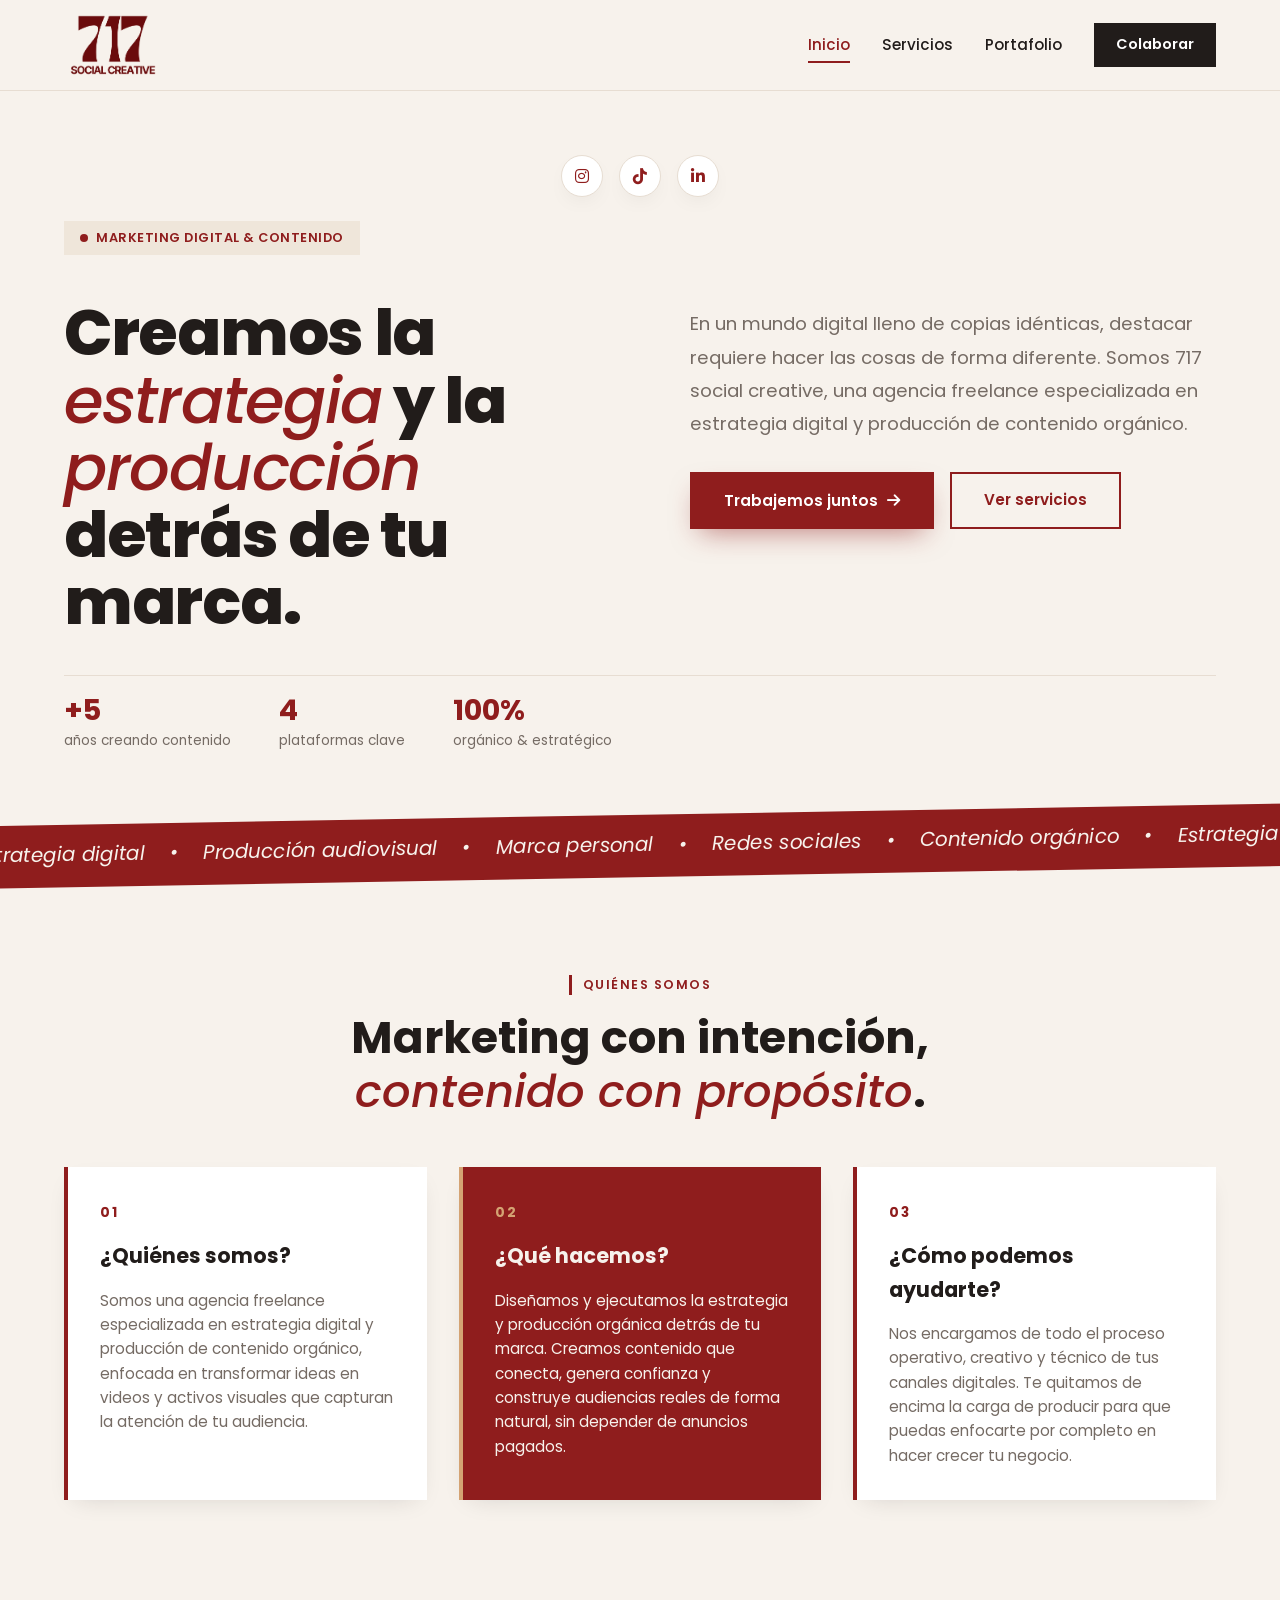
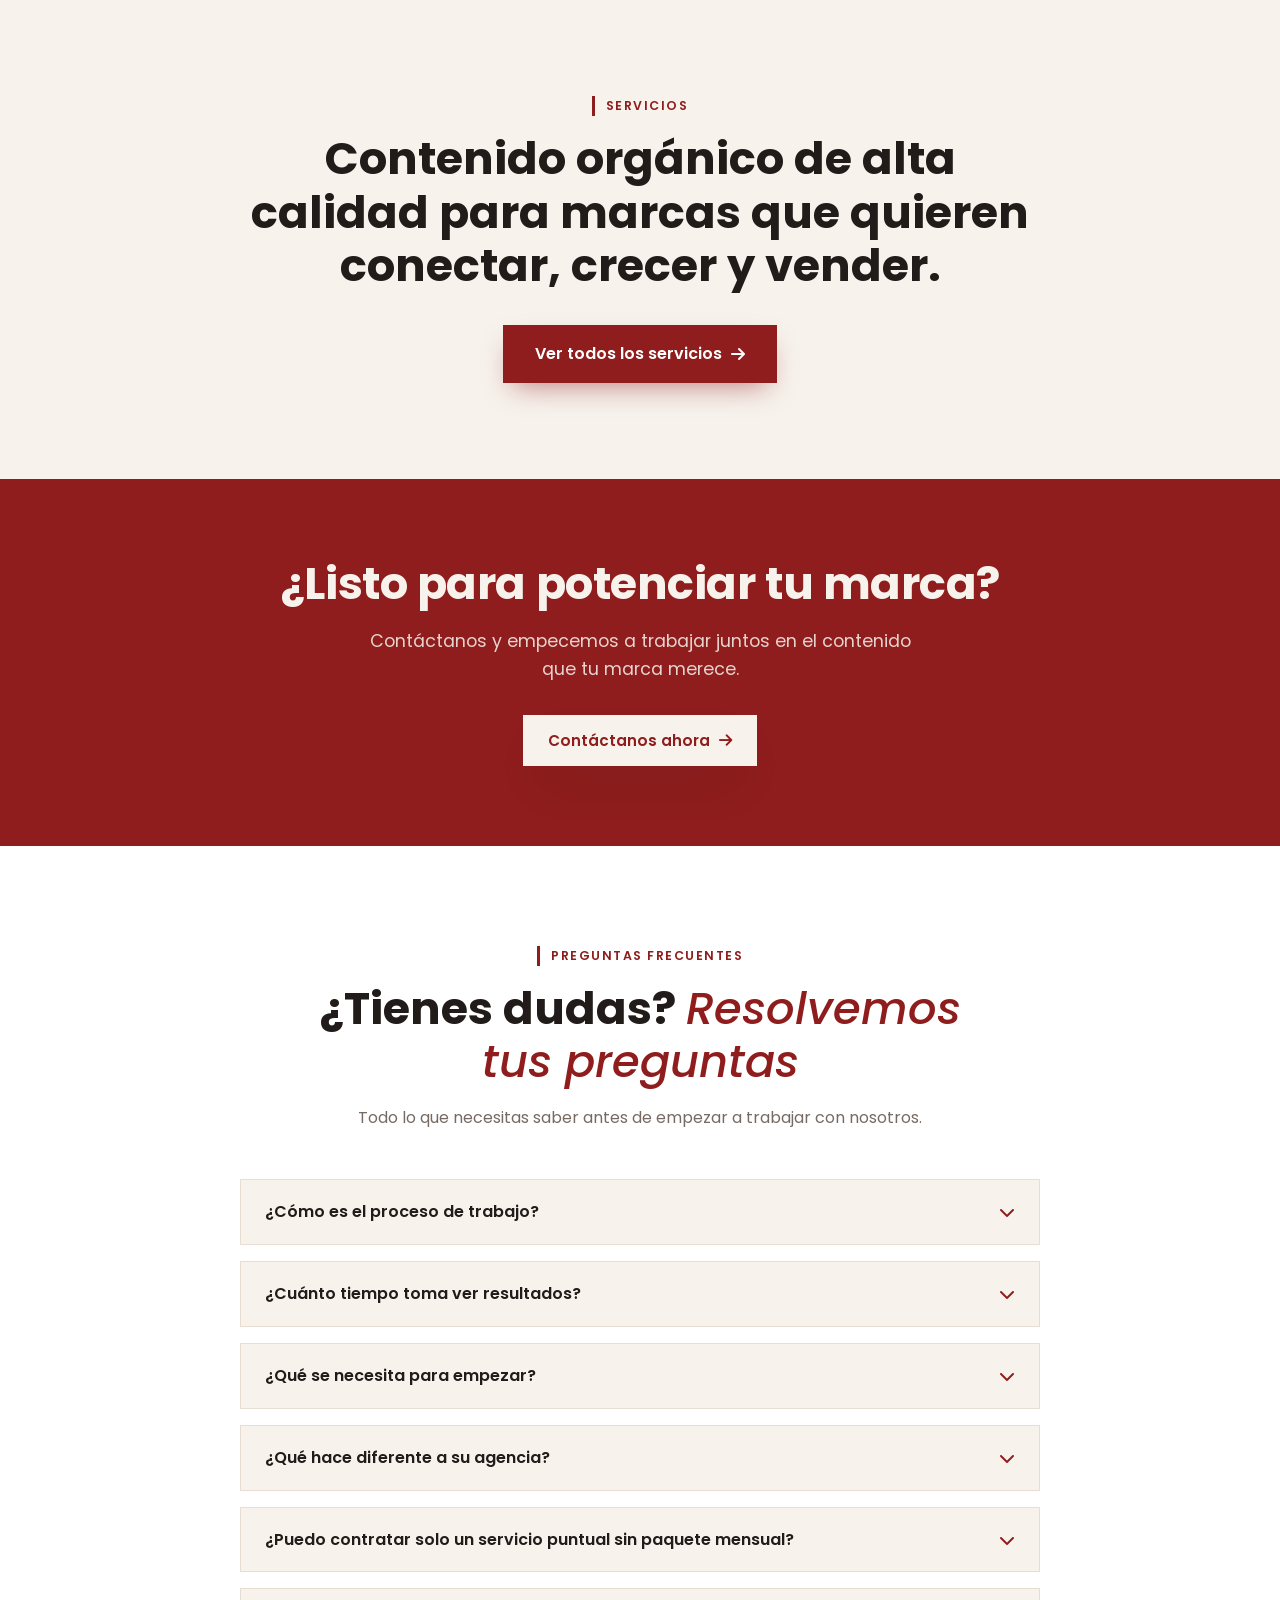
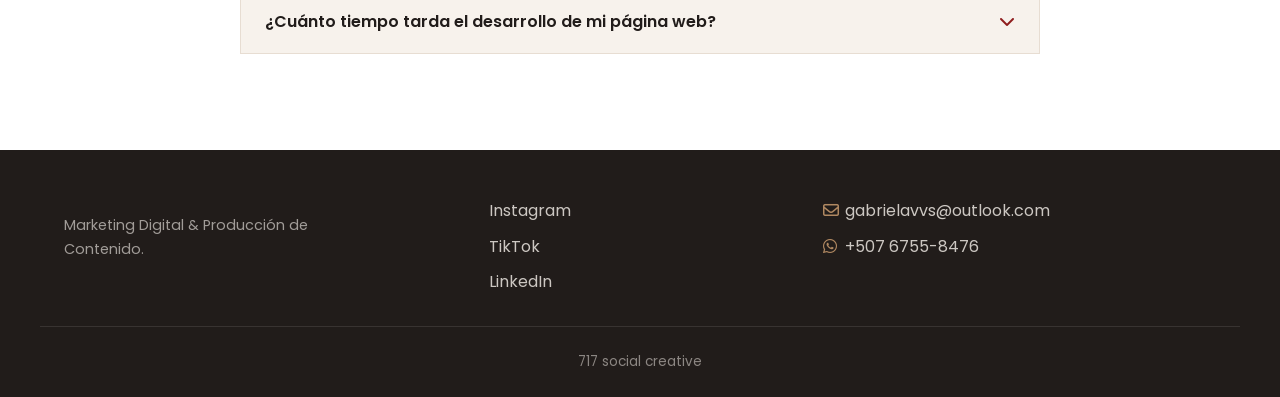
<file: index.html>
<!DOCTYPE html>
<html lang="es">
<head>
    <meta charset="UTF-8" />
    <meta name="viewport" content="width=device-width, initial-scale=1.0" />
    <title>717 social creative | Marketing Digital en Panamá</title>
    <meta name="description" content="Agencia de marketing digital en Panamá especializada en estrategia, producción audiovisual, contenido orgánico y redes sociales para marcas." />
    <meta name="keywords" content="717 social creative, agencia de marketing digital, producción de contenido, estrategia digital, redes sociales, Panamá" />
    <meta name="author" content="717 social creative" />
    <meta name="robots" content="index, follow" />
    <link rel="canonical" href="/" />

    <meta property="og:locale" content="es_PA" />
    <meta property="og:site_name" content="717 social creative" />
    <meta property="og:title" content="717 social creative | Marketing Digital en Panamá" />
    <meta property="og:description" content="Estrategia digital, producción audiovisual, contenido orgánico y redes sociales para marcas que quieren conectar, crecer y vender." />
    <meta property="og:type" content="website" />
    <meta property="og:url" content="/" />
    <meta property="og:image" content="/logo.png" />
    <meta property="og:image:alt" content="Logo de 717 social creative" />
    <meta name="twitter:card" content="summary_large_image" />
    <meta name="twitter:title" content="717 social creative | Marketing Digital en Panamá" />
    <meta name="twitter:description" content="Agencia de marketing digital especializada en contenido orgánico, producción audiovisual y redes sociales para marcas." />
    <meta name="twitter:image" content="/logo.png" />

    <link rel="preconnect" href="https://fonts.googleapis.com" />
    <link rel="preconnect" href="https://fonts.gstatic.com" crossorigin />
    <link href="https://fonts.googleapis.com/css2?family=Fraunces:ital,opsz,wght@0,9..144,400;0,9..144,600;0,9..144,800;1,9..144,500&family=Poppins:wght@300;400;500;600;700&display=swap" rel="stylesheet" />
    <link rel="stylesheet" href="https://cdnjs.cloudflare.com/ajax/libs/font-awesome/6.4.0/css/all.min.css" />
    <!-- CSS separado: styles.css -->
    <link rel="stylesheet" href="styles.css" />
    <script type="application/ld+json">
    {
        "@context": "https://schema.org",
        "@graph": [
            {
                "@type": "MarketingAgency",
                "@id": "/#organization",
                "name": "717 social creative",
                "logo": "/logo.png",
                "image": "/logo.png",
                "description": "Agencia de marketing digital en Panamá especializada en estrategia, producción audiovisual, contenido orgánico y redes sociales para marcas.",
                "telephone": "+50767558476",
                "email": "gabrielavvs@outlook.com",
                "address": {
                    "@type": "PostalAddress",
                    "addressCountry": "PA",
                    "addressRegion": "Panamá"
                },
                "sameAs": [
                    "https://www.instagram.com/gabrielavvs/?hl=es",
                    "https://www.tiktok.com/@gabrielavvss",
                    "https://www.linkedin.com/in/gabriela-vergara-07524b201/"
                ]
            },
            {
                "@type": "WebSite",
                "@id": "/#website",
                "name": "717 social creative",
                "url": "/",
                "publisher": { "@id": "/#organization" },
                "inLanguage": "es-PA"
            },
            {
                "@type": "FAQPage",
                "@id": "/#faq",
                "mainEntity": [
                    {
                        "@type": "Question",
                        "name": "¿Cómo es el proceso de trabajo?",
                        "acceptedAnswer": {
                            "@type": "Answer",
                            "text": "Comenzamos con una reunión o briefing para conocer tu marca, objetivos y necesidades. A partir de ahí definimos la estrategia, planificamos el contenido y coordinamos la ejecución según el servicio contratado."
                        }
                    },
                    {
                        "@type": "Question",
                        "name": "¿Cuánto tiempo toma ver resultados?",
                        "acceptedAnswer": {
                            "@type": "Answer",
                            "text": "Los resultados dependen de cada marca, su punto de partida y la constancia en la estrategia. El contenido orgánico es un proceso de construcción y posicionamiento que genera resultados de forma progresiva."
                        }
                    },
                    {
                        "@type": "Question",
                        "name": "¿Qué se necesita para empezar?",
                        "acceptedAnswer": {
                            "@type": "Answer",
                            "text": "Necesitamos conocer tu negocio, objetivos, productos o servicios y cualquier información relevante sobre tu marca. Con eso podemos desarrollar una estrategia alineada a lo que buscas comunicar."
                        }
                    }
                ]
            }
        ]
    }
    </script>
</head>
<body>

<!-- ============== HEADER ============== -->
<header id="header">
    <div class="container nav-wrap">
        <a href="index.html" class="logo" aria-label="717 social creative - Inicio">
            <img src="logo.png" alt="717 social creative - logo" class="logo-img" />
        </a>
        <nav class="nav-links" id="navLinks">
            <a href="index.html" class="active">Inicio</a>
            <a href="servicios.html">Servicios</a>
            <a href="portafolio.html">Portafolio</a>
            <button class="btn btn-ghost" data-consulta="colaboración">Colaborar</button>
        </nav>
        <button class="menu-toggle" id="menuToggle" aria-label="Abrir menú">
            <i class="fas fa-bars"></i>
        </button>
    </div>
    <div class="menu-overlay" id="menuOverlay"></div>
</header>

<main>
    <!-- ============== HERO (INICIO) ============== -->
    <section id="inicio" class="hero">
        <div class="container hero-grid">
            <div class="hero-text reveal">
                <div class="social-row">
                    <a href="https://www.instagram.com/717socialcreative/" target="_blank" rel="noopener noreferrer" aria-label="Instagram">
                        <i class="fab fa-instagram"></i>
                    </a>
                    <a href="https://www.tiktok.com/@gabrielavvss" target="_blank" rel="noopener noreferrer" aria-label="TikTok">
                        <i class="fab fa-tiktok"></i>
                    </a>
                    <a href="https://www.linkedin.com/in/gabriela-vergara-07524b201/" target="_blank" rel="noopener noreferrer" aria-label="LinkedIn">
                        <i class="fab fa-linkedin-in"></i>
                    </a>
                </div>
                <span class="eyebrow"><span class="dot"></span> Marketing Digital &amp; contenido</span>
                
                <!-- ===== CONTENIDO EN DOS COLUMNAS ===== -->
                <div class="hero-content-wrapper">
                    <div class="hero-left">
                        <h1>Creamos la <em>estrategia</em> y la <em>producción</em> detrás de tu marca.</h1>
                    </div>
                    <div class="hero-right">
                        <p class="lead">En un mundo digital lleno de copias idénticas, destacar requiere hacer las cosas de forma diferente. Somos 717 social creative, una agencia freelance especializada en estrategia digital y producción de contenido orgánico.</p>
                        <div class="hero-buttons">
                            <button class="btn btn-primary" data-consulta="colaboración / consulta general">Trabajemos juntos <i class="fas fa-arrow-right"></i></button>
                            <a href="servicios.html" class="btn btn-outline">Ver servicios</a>
                        </div>
                    </div>
                </div>
                
                <div class="hero-stats">
                    <div><strong>+5</strong><span>años creando contenido</span></div>
                    <div><strong>4</strong><span>plataformas clave</span></div>
                    <div><strong>100%</strong><span>orgánico &amp; estratégico</span></div>
                </div>
            </div>
            <!-- HERO VISUAL: se eliminó la imagen -->
        </div>
        <div class="marquee" aria-hidden="true">
            <div class="marquee-track">
                <span>Estrategia digital</span><span>•</span><span>Producción audiovisual</span><span>•</span><span>Marca personal</span><span>•</span><span>Redes sociales</span><span>•</span><span>Contenido orgánico</span><span>•</span>
                <span>Estrategia digital</span><span>•</span><span>Producción audiovisual</span><span>•</span><span>Marca personal</span><span>•</span><span>Redes sociales</span><span>•</span><span>Contenido orgánico</span><span>•</span>
            </div>
        </div>
    </section>

    <!-- ============== NOSOTROS ============== -->
    <section id="nosotros" class="about-new">
        <div class="container">
            <div class="about-new-header reveal">
                <span class="section-tag">Quiénes somos</span>
                <h2>Marketing con intención, <em>contenido con propósito</em>.</h2>
            </div>
            <div class="about-new-grid">
                <article class="about-new-card reveal">
                    <span class="about-number">01</span>
                    <h3>¿Quiénes somos?</h3>
                    <p>Somos una agencia freelance especializada en estrategia digital y producción de contenido orgánico, enfocada en transformar ideas en videos y activos visuales que capturan la atención de tu audiencia.</p>
                </article>
                <article class="about-new-card featured-about reveal">
                    <span class="about-number">02</span>
                    <h3>¿Qué hacemos?</h3>
                    <p>Diseñamos y ejecutamos la estrategia y producción orgánica detrás de tu marca. Creamos contenido que conecta, genera confianza y construye audiencias reales de forma natural, sin depender de anuncios pagados.</p>
                </article>
                <article class="about-new-card reveal">
                    <span class="about-number">03</span>
                    <h3>¿Cómo podemos ayudarte?</h3>
                    <p>Nos encargamos de todo el proceso operativo, creativo y técnico de tus canales digitales. Te quitamos de encima la carga de producir para que puedas enfocarte por completo en hacer crecer tu negocio.</p>
                </article>
            </div>
        </div>
    </section>

    <!-- ============== SERVICIOS ============== -->
    <section id="servicios" class="services-cta-section">
        <div class="container">
            <div class="services-cta-content reveal">
                <span class="section-tag">Servicios</span>
                <h2>Contenido orgánico de alta calidad para marcas que quieren conectar, crecer y vender.</h2>
                <a href="servicios.html" class="btn btn-primary">Ver todos los servicios <i class="fas fa-arrow-right"></i></a>
            </div>
        </div>
    </section>

    <!-- ============== CTA (CONTACTO) ============== -->
    <section id="contacto" class="cta cta-full-red">
        <div class="container cta-inner-full reveal">
            <h2>¿Listo para potenciar tu marca?</h2>
            <p>Contáctanos y empecemos a trabajar juntos en el contenido que tu marca merece.</p>
            <button class="btn btn-light" data-consulta="consulta general">Contáctanos ahora <i class="fas fa-arrow-right"></i></button>
        </div>
    </section>
</main>

<!-- ============== FAQS ============== -->
<section id="faqs" class="faqs-section">
    <div class="container">
        <div class="faqs-header reveal">
            <span class="section-tag">Preguntas Frecuentes</span>
            <h2>¿Tienes dudas? <em>Resolvemos tus preguntas</em></h2>
            <p>Todo lo que necesitas saber antes de empezar a trabajar con nosotros.</p>
        </div>
        <div class="faqs-grid">
            <div class="faq-item reveal">
                <div class="faq-question">
                    <h3>¿Cómo es el proceso de trabajo?</h3>
                    <i class="fas fa-chevron-down"></i>
                </div>
                <div class="faq-answer">
                    <p>Comenzamos con una reunión o briefing para conocer tu marca, objetivos y necesidades. A partir de ahí definimos la estrategia, planificamos el contenido y coordinamos la ejecución según el servicio contratado.</p>
                </div>
            </div>
            <div class="faq-item reveal">
                <div class="faq-question">
                    <h3>¿Cuánto tiempo toma ver resultados?</h3>
                    <i class="fas fa-chevron-down"></i>
                </div>
                <div class="faq-answer">
                    <p>Los resultados dependen de cada marca, su punto de partida y la constancia en la estrategia. El contenido orgánico es un proceso de construcción y posicionamiento que genera resultados de forma progresiva.</p>
                </div>
            </div>
            <div class="faq-item reveal">
                <div class="faq-question">
                    <h3>¿Qué se necesita para empezar?</h3>
                    <i class="fas fa-chevron-down"></i>
                </div>
                <div class="faq-answer">
                    <p>Necesitamos conocer tu negocio, objetivos, productos o servicios y cualquier información relevante sobre tu marca. Con eso podemos desarrollar una estrategia alineada a lo que buscas comunicar.</p>
                </div>
            </div>
            <div class="faq-item reveal">
                <div class="faq-question">
                    <h3>¿Qué hace diferente a su agencia?</h3>
                    <i class="fas fa-chevron-down"></i>
                </div>
                <div class="faq-answer">
                    <p>Trabajamos de forma cercana y personalizada, creando contenido estratégico adaptado a cada marca. Nuestro enfoque combina creatividad, planificación y autenticidad para construir una presencia digital coherente y sostenible.</p>
                </div>
            </div>
            <div class="faq-item reveal">
                <div class="faq-question">
                    <h3>¿Puedo contratar solo un servicio puntual sin paquete mensual?</h3>
                    <i class="fas fa-chevron-down"></i>
                </div>
                <div class="faq-answer">
                    <p>Sí. Puedes contratar servicios individuales como creación de contenido, edición de video, fotografía, diseño web o asesorías, sin necesidad de adquirir un plan mensual.</p>
                </div>
            </div>
            <div class="faq-item reveal">
                <div class="faq-question">
                    <h3>¿Cuánto tiempo tarda el desarrollo de mi página web?</h3>
                    <i class="fas fa-chevron-down"></i>
                </div>
                <div class="faq-answer">
                    <p>El tiempo de entrega depende del paquete contratado. Una Landing Page puede estar lista en pocos días, mientras que proyectos más complejos pueden requerir varias semanas.</p>
                </div>
            </div>
        </div>
    </div>
</section>

<!-- ============== FOOTER ============== -->
<footer>
    <div class="container footer-grid">
        <div>
            <span class="logo-mark big">717</span>
            <p class="footer-tag">Marketing Digital &amp; Producción de Contenido.</p>
        </div>
        <div class="footer-social">
            <a href="https://www.instagram.com/717socialcreative/" target="_blank" rel="noopener noreferrer">Instagram</a>
            <a href="https://www.tiktok.com/@gabrielavvss" target="_blank" rel="noopener noreferrer">TikTok</a>
            <a href="https://www.linkedin.com/in/gabriela-vergara-07524b201/" target="_blank" rel="noopener noreferrer">LinkedIn</a>
        </div>
        <div class="footer-contact">
            <a href="mailto:gabrielavvs@outlook.com"><i class="far fa-envelope"></i> gabrielavvs@outlook.com</a>
            <a href="https://wa.me/50767558476" target="_blank" rel="noopener noreferrer"><i class="fab fa-whatsapp"></i> +507 6755-8476</a>
        </div>
    </div>
    <div class="footer-bottom">717 social creative</div>
</footer>

<!-- ============== MODAL ============== -->
<div id="contactModal" class="modal">
    <div class="modal-content">
        <button class="modal-close" id="closeModalBtn" aria-label="Cerrar">&times;</button>
        <h3>Solicitar información</h3>
        <div class="service-name" id="modalServiceName">Consulta general</div>
        <p>Elige cómo prefieres contactarnos:</p>
        <div class="modal-actions">
            <a href="#" id="whatsappLink" class="modal-wa"><i class="fab fa-whatsapp"></i> WhatsApp</a>
            <a href="#" id="emailLink" class="modal-mail"><i class="far fa-envelope"></i> Correo electrónico</a>
        </div>
    </div>
    
</div>

<script src="script.js"></script>
</body>
</html>
</file>
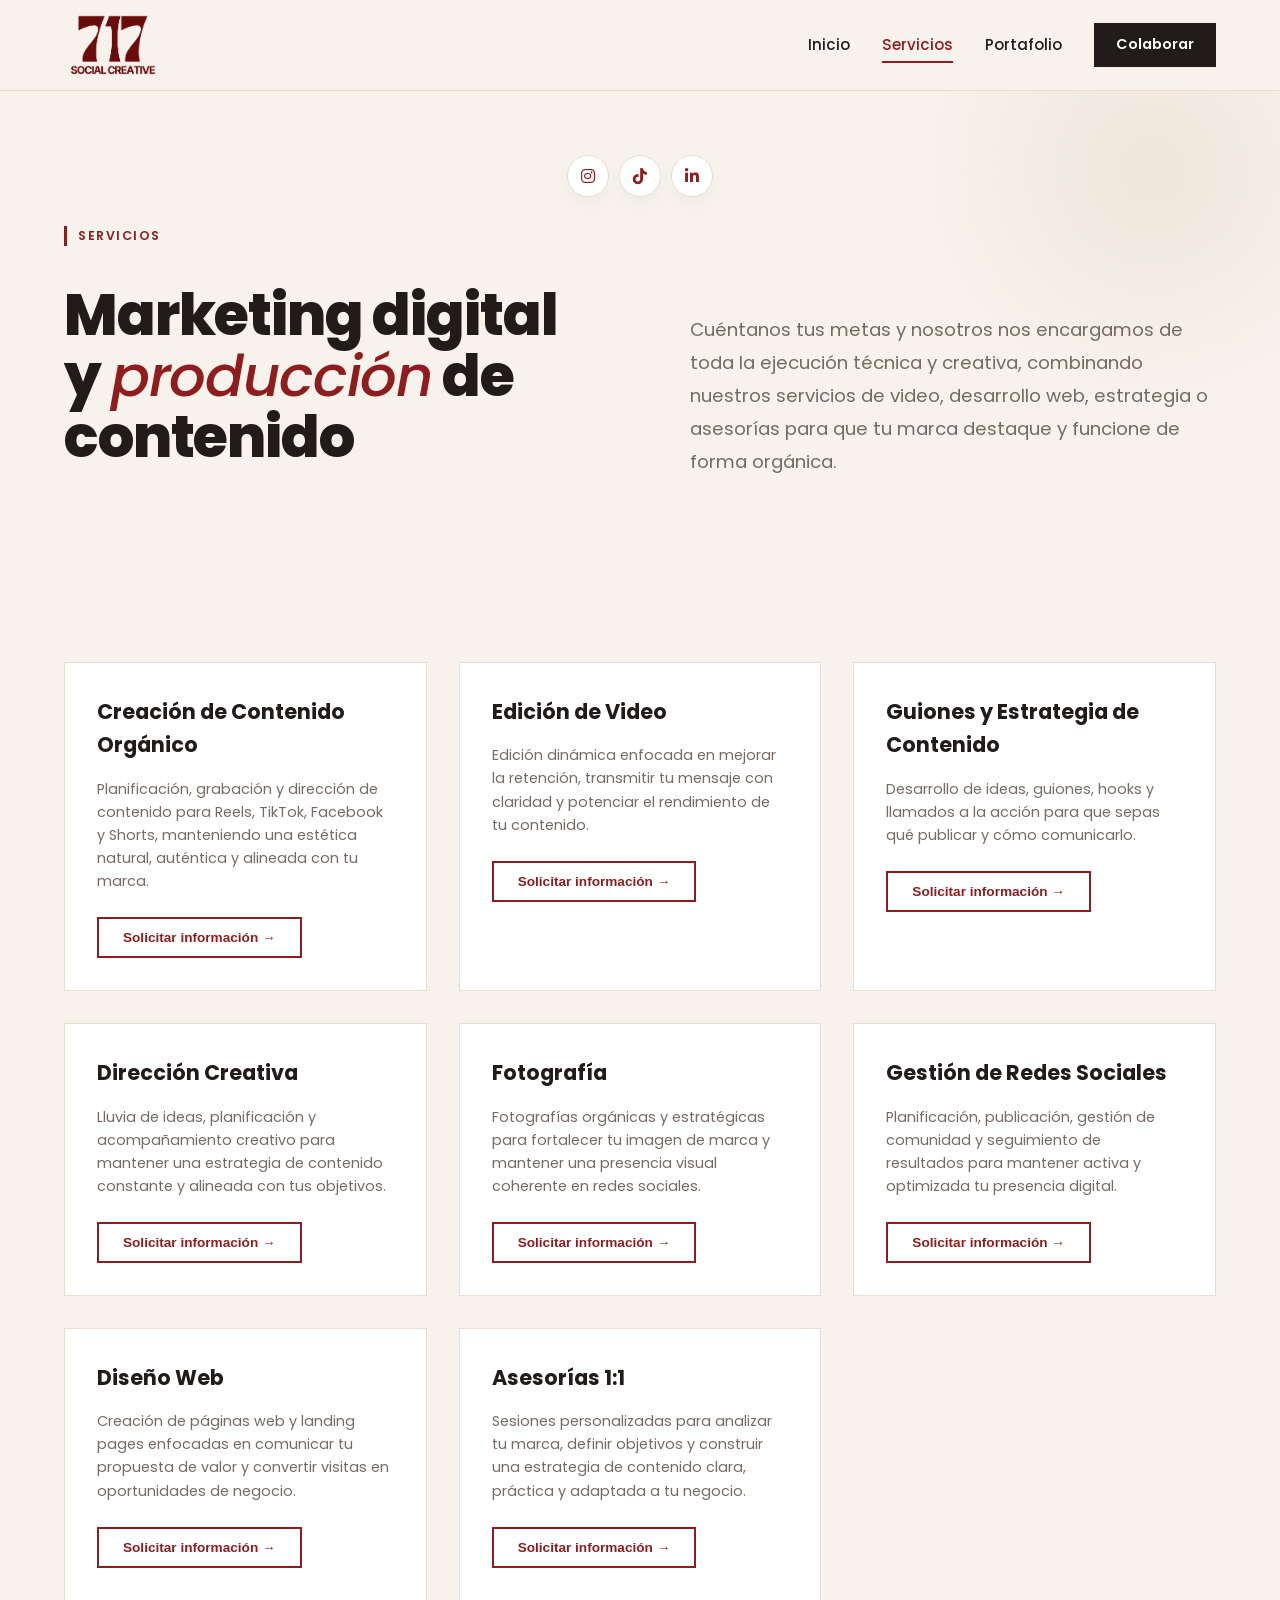
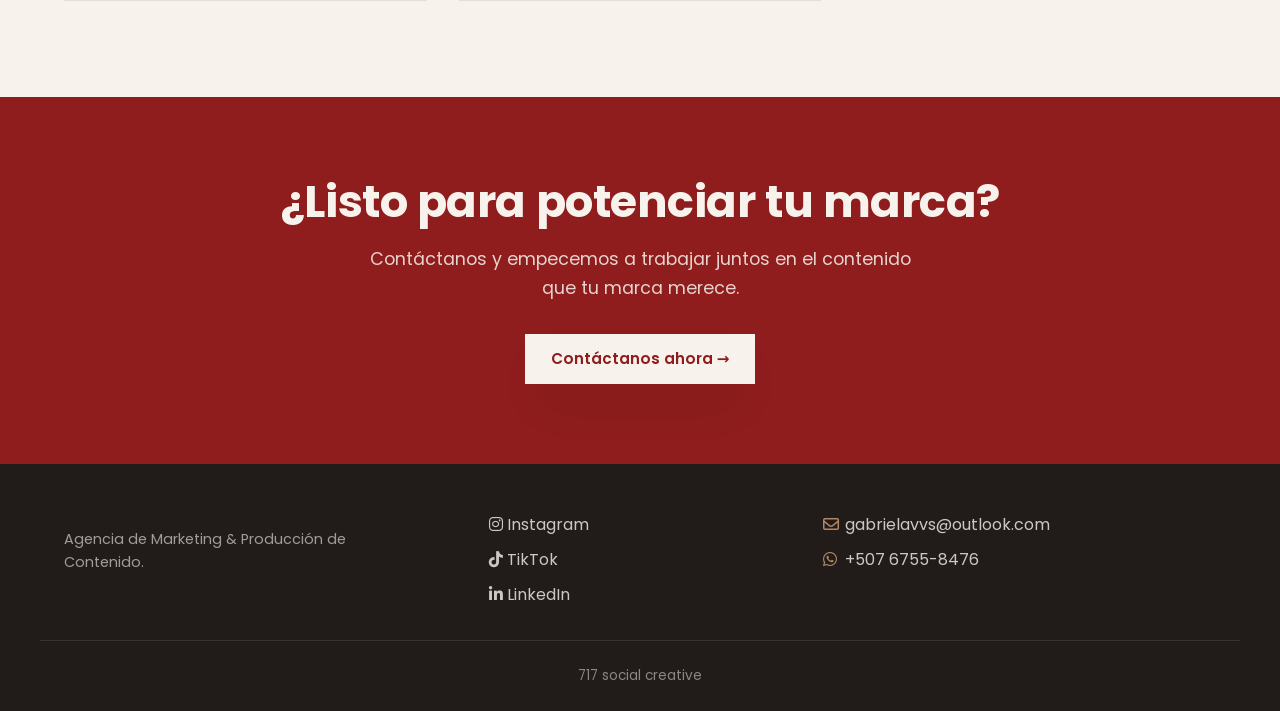
<file: servicios.html>
<!DOCTYPE html>
<html lang="es">
<head>
    <meta charset="UTF-8">
    <meta name="viewport" content="width=device-width, initial-scale=1.0">
    <title>Servicios de Marketing Digital en Panamá | 717 social creative</title>
    <meta name="description" content="Servicios de marketing digital en Panamá: creación de contenido orgánico, edición de video, fotografía, gestión de redes sociales, diseño web y asesorías 1:1.">
    <meta name="keywords" content="servicios de marketing digital, creación de contenido orgánico, edición de video, gestión de redes sociales, diseño web, Panamá">
    <meta name="author" content="717 social creative">
    <meta name="robots" content="index, follow">
    <link rel="canonical" href="/servicios.html">

    <meta property="og:locale" content="es_PA">
    <meta property="og:site_name" content="717 social creative">
    <meta property="og:title" content="Servicios de Marketing Digital | Agencia 717 social creative">
    <meta property="og:description" content="Creación de contenido, edición de video, fotografía, gestión de redes sociales, diseño web y asesorías para marcas.">
    <meta property="og:type" content="website">
    <meta property="og:url" content="/servicios.html">
    <meta property="og:image" content="/logo.png">
    <meta property="og:image:alt" content="Logo de 717 social creative">
    <meta name="twitter:card" content="summary_large_image">
    <meta name="twitter:title" content="Servicios de Marketing Digital | 717 social creative">
    <meta name="twitter:description" content="Servicios de marketing digital y producción de contenido orgánico para marcas en Panamá.">
    <meta name="twitter:image" content="/logo.png">

    <link rel="preconnect" href="https://fonts.googleapis.com">
    <link rel="preconnect" href="https://fonts.gstatic.com" crossorigin>
    <link href="https://fonts.googleapis.com/css2?family=Fraunces:ital,opsz,wght@0,9..144,400;0,9..144,600;0,9..144,800;1,9..144,500&family=Poppins:wght@300;400;500;600;700&display=swap" rel="stylesheet">
    <link rel="stylesheet" href="https://cdnjs.cloudflare.com/ajax/libs/font-awesome/6.4.0/css/all.min.css">
    <link rel="stylesheet" href="styles.css">

    <script type="application/ld+json">
    {
        "@context": "https://schema.org",
        "@type": "Service",
        "name": "Servicios de Marketing Digital",
        "serviceType": "Marketing Digital y Producción de Contenido",
        "description": "Creación de contenido orgánico, edición de video, estrategia, fotografía, gestión de redes sociales, diseño web y asesorías 1:1.",
        "provider": {
            "@type": "MarketingAgency",
            "name": "717 social creative",
            "logo": "/logo.png",
            "telephone": "+50767558476",
            "email": "gabrielavvs@outlook.com",
            "address": {
                "@type": "PostalAddress",
                "addressCountry": "PA",
                "addressRegion": "Panamá"
            }
        },
        "areaServed": "Panamá",
        "hasOfferCatalog": {
            "@type": "OfferCatalog",
            "name": "Servicios de 717 social creative",
            "itemListElement": [
                { "@type": "Offer", "itemOffered": { "@type": "Service", "name": "Creación de Contenido Orgánico" } },
                { "@type": "Offer", "itemOffered": { "@type": "Service", "name": "Edición de Video" } },
                { "@type": "Offer", "itemOffered": { "@type": "Service", "name": "Gestión de Redes Sociales" } },
                { "@type": "Offer", "itemOffered": { "@type": "Service", "name": "Diseño Web" } }
            ]
        }
    }
    </script>
</head>
<body>

<!-- ============== HEADER ============== -->
<header id="header">
    <div class="container nav-wrap">
        <a href="index.html" class="logo" aria-label="717 social creative - Inicio">
            <img src="logo.png" alt="717 social creative - logo" class="logo-img">
        </a>
        <nav class="nav-links" id="navLinks">
            <a href="index.html">Inicio</a>
            <a href="servicios.html" class="active">Servicios</a>
            <a href="portafolio.html">Portafolio</a>
            <button class="btn btn-ghost" data-consulta="colaboración">Colaborar</button>
        </nav>
        <button class="menu-toggle" id="menuToggle" aria-label="Abrir menú">
            ☰
        </button>
    </div>
    <div class="menu-overlay" id="menuOverlay"></div>
</header>

<main>
    <!-- ============== HERO ============== -->
    <section class="page-hero">
        <div class="container">
            <div class="social-row reveal">
                <a href="https://www.instagram.com/717socialcreative/" target="_blank" rel="noopener noreferrer" aria-label="Instagram"><i class="fab fa-instagram"></i></a>
                <a href="https://www.tiktok.com/@gabrielavvss" target="_blank" rel="noopener noreferrer" aria-label="TikTok"><i class="fab fa-tiktok"></i></a>
                <a href="https://www.linkedin.com/in/gabriela-vergara-07524b201/" target="_blank" rel="noopener noreferrer" aria-label="LinkedIn"><i class="fab fa-linkedin-in"></i></a>
            </div>
            <span class="section-tag reveal">Servicios</span>
            
            <div class="hero-content-wrapper reveal">
                <div class="hero-left">
                    <h1>Marketing digital y <em>producción</em> de contenido</h1>
                </div>
                <div class="hero-right">
                    <p class="lead">Cuéntanos tus metas y nosotros nos encargamos de toda la ejecución técnica y creativa, combinando nuestros servicios de video, desarrollo web, estrategia o asesorías para que tu marca destaque y funcione de forma orgánica.</p>
                </div>
            </div>
        </div>
    </section>

    <!-- ============== SERVICIOS MEJORADOS ============== -->
    <section class="services-enhanced">
        <div class="container">
            <div class="services-enhanced-grid">
                
                <!-- 1. Creación de Contenido Orgánico -->
                <div class="service-card-enhanced reveal">
                    <h3>Creación de Contenido Orgánico</h3>
                    <p>Planificación, grabación y dirección de contenido para Reels, TikTok, Facebook y Shorts, manteniendo una estética natural, auténtica y alineada con tu marca.</p>
                    <button class="btn-service-enhanced" data-consulta="Creación de Contenido Orgánico">Solicitar información →</button>
                </div>

                <!-- 2. Edición de Video -->
                <div class="service-card-enhanced reveal">
                    <h3>Edición de Video</h3>
                    <p>Edición dinámica enfocada en mejorar la retención, transmitir tu mensaje con claridad y potenciar el rendimiento de tu contenido.</p>
                    <button class="btn-service-enhanced" data-consulta="Edición de Video">Solicitar información →</button>
                </div>

                <!-- 3. Guiones y Estrategia de Contenido -->
                <div class="service-card-enhanced reveal">
                    <h3>Guiones y Estrategia de Contenido</h3>
                    <p>Desarrollo de ideas, guiones, hooks y llamados a la acción para que sepas qué publicar y cómo comunicarlo.</p>
                    <button class="btn-service-enhanced" data-consulta="Guiones y Estrategia de Contenido">Solicitar información →</button>
                </div>

                <!-- 4. Dirección Creativa -->
                <div class="service-card-enhanced reveal">
                    <h3>Dirección Creativa</h3>
                    <p>Lluvia de ideas, planificación y acompañamiento creativo para mantener una estrategia de contenido constante y alineada con tus objetivos.</p>
                    <button class="btn-service-enhanced" data-consulta="Dirección Creativa">Solicitar información →</button>
                </div>

                <!-- 5. Fotografía -->
                <div class="service-card-enhanced reveal">
                    <h3>Fotografía</h3>
                    <p>Fotografías orgánicas y estratégicas para fortalecer tu imagen de marca y mantener una presencia visual coherente en redes sociales.</p>
                    <button class="btn-service-enhanced" data-consulta="Fotografía">Solicitar información →</button>
                </div>

                <!-- 6. Gestión de Redes Sociales -->
                <div class="service-card-enhanced reveal">
                    <h3>Gestión de Redes Sociales</h3>
                    <p>Planificación, publicación, gestión de comunidad y seguimiento de resultados para mantener activa y optimizada tu presencia digital.</p>
                    <button class="btn-service-enhanced" data-consulta="Gestión de Redes Sociales">Solicitar información →</button>
                </div>

                <!-- 7. Diseño Web -->
                <div class="service-card-enhanced reveal">
                    <h3>Diseño Web</h3>
                    <p>Creación de páginas web y landing pages enfocadas en comunicar tu propuesta de valor y convertir visitas en oportunidades de negocio.</p>
                    <button class="btn-service-enhanced" data-consulta="Diseño Web">Solicitar información →</button>
                </div>

                <!-- 8. Asesorías 1:1 -->
                <div class="service-card-enhanced reveal">
                    <h3>Asesorías 1:1</h3>
                    <p>Sesiones personalizadas para analizar tu marca, definir objetivos y construir una estrategia de contenido clara, práctica y adaptada a tu negocio.</p>
                    <button class="btn-service-enhanced" data-consulta="Asesorías 1:1">Solicitar información →</button>
                </div>

            </div>
        </div>
    </section>

    <!-- ============== CTA ============== -->
    <section id="contacto" class="cta cta-full-red">
        <div class="container cta-inner-full reveal">
            <h2>¿Listo para potenciar tu marca?</h2>
            <p>Contáctanos y empecemos a trabajar juntos en el contenido que tu marca merece.</p>
            <button class="btn btn-light" data-consulta="consulta general">Contáctanos ahora →</button>
        </div>
    </section>
</main>

<!-- ============== FOOTER ============== -->
<footer>
    <div class="container footer-grid">
        <div>
            <span class="logo-mark big">717</span>
            <p class="footer-tag">Agencia de Marketing &amp; Producción de Contenido.</p>
        </div>
        <div class="footer-social">
            <a href="https://www.instagram.com/717socialcreative/" target="_blank" rel="noopener noreferrer"><i class="fab fa-instagram"></i> Instagram</a>
            <a href="https://www.tiktok.com/@gabrielavvss" target="_blank" rel="noopener noreferrer"><i class="fab fa-tiktok"></i> TikTok</a>
            <a href="https://www.linkedin.com/in/gabriela-vergara-07524b201/" target="_blank" rel="noopener noreferrer"><i class="fab fa-linkedin-in"></i> LinkedIn</a>
        </div>
        <div class="footer-contact">
            <a href="mailto:gabrielavvs@outlook.com"><i class="far fa-envelope"></i> gabrielavvs@outlook.com</a>
            <a href="https://wa.me/50767558476" target="_blank" rel="noopener noreferrer"><i class="fab fa-whatsapp"></i> +507 6755-8476</a>
        </div>
    </div>
    <div class="footer-bottom">717 social creative</div>
</footer>

<!-- ============== MODAL ============== -->
<div id="contactModal" class="modal">
    <div class="modal-content">
        <button class="modal-close" id="closeModalBtn" aria-label="Cerrar">✕</button>
        <h3>Solicitar información</h3>
        <div class="service-name" id="modalServiceName">Servicio de interés</div>
        <p>Elige cómo prefieres contactarnos:</p>
        <div class="modal-actions">
            <a href="#" id="whatsappLink" class="modal-wa"><i class="fab fa-whatsapp"></i> WhatsApp</a>
            <a href="#" id="emailLink" class="modal-mail"><i class="far fa-envelope"></i> Correo electrónico</a>
        </div>
    </div>
</div>

<script src="script.js"></script>
</body>
</html>
</file>
<file: styles.css>
@import url('https://fonts.googleapis.com/css2?family=Nova+Square&display=swap');

/* ============================================
   BASE
   ============================================ */
*, *::before, *::after {
    margin: 0;
    padding: 0;
    box-sizing: border-box;
    
}

:root {
    --primary: #8F1D1D;
    --primary-dark: #6B1515;
    --primary-light: #B14242;
    --secondary: #D4A373;
    --cream: #F7F2EC;
    --cream-deep: #EFE6DA;
    --ink: #211C1A;
    --muted: #756B64;
    --white: #ffffff;
    --border: #E7DDD2;
    --shadow-sm: 0 8px 24px -12px rgba(33, 28, 26, 0.18);
    --shadow-md: 0 24px 50px -20px rgba(33, 28, 26, 0.28);
    --radius: 0px;
    --font-family: 'Poppins', system-ui, -apple-system, 'Segoe UI', Roboto, 'Helvetica Neue', sans-serif;
    --font-body: 'Poppins', system-ui, -apple-system, 'Segoe UI', Roboto, 'Helvetica Neue', sans-serif;
    --font-display: 'Poppins', system-ui, -apple-system, 'Segoe UI', Roboto, 'Helvetica Neue', sans-serif;
}

body {
    font-family: var(--font-body);
    background: var(--cream);
    color: var(--ink);
    line-height: 1.6;
    overflow-x: hidden;
}

.container {
    max-width: 1200px;
    margin: 0 auto;
    padding: 0 1.5rem;
}

.reveal {
    opacity: 0;
    transform: translateY(36px);
    transition: opacity .8s ease, transform .8s cubic-bezier(.2, .7, .2, 1);
}

.reveal.in {
    opacity: 1;
    transform: none;
}

/* ============================================
   HEADER Y LOGO
   ============================================ */
#header {
    position: sticky;
    top: 0;
    z-index: 100;
    background: rgba(247, 242, 236, 0.82);
    backdrop-filter: blur(14px);
    border-bottom: 1px solid var(--border);
    transition: box-shadow .3s ease, background .3s ease;
}

#header.scrolled {
    box-shadow: var(--shadow-sm);
    background: rgba(247, 242, 236, 0.95);
}

.nav-wrap {
    display: flex;
    align-items: center;
    justify-content: space-between;
    min-height: 78px;
    padding: .55rem 1.5rem;
}

.logo {
    display: flex;
    align-items: center;
    gap: .65rem;
    flex-shrink: 0;
    color: var(--ink);
    text-decoration: none;
}

.logo:hover .logo-img {
    transform: scale(1.05);
}

.logo-img {
    display: block;
    width: auto;
    height: clamp(58px, 5.8vw, 72px);
    max-width: min(34vw, 180px);
    object-fit: contain;
    transition: all 0.3s ease;
}

.logo-mark {
    display: grid;
    place-items: center;
    width: 42px;
    height: 42px;
    background: var(--primary);
    color: var(--white);
    font-family: var(--font-display);
    font-weight: 800;
    font-size: 1.1rem;
    border-radius: 12px;
    letter-spacing: -.5px;
}

.logo-mark.big {
    display: none;
    width: 58px;
    height: 58px;
    font-size: 1.5rem;
}

.logo-text-wrapper {
    display: flex;
    flex-direction: column;
    line-height: 1;
}

.logo-text {
    font-family: var(--font-display);
    font-weight: 600;
    font-size: 1.15rem;
    color: var(--ink);
}

.logo-sub {
    font-size: 0.65rem;
    font-weight: 400;
    color: var(--muted);
    letter-spacing: 0.05em;
    text-transform: uppercase;
}

.logo-text-so-weird {
    font-family: 'Nova Square', 'Inter', 'Arial Black', sans-serif;
    font-weight: 700;
    font-size: 1.6rem;
    letter-spacing: 0.04em;
    color: var(--ink);
    text-transform: uppercase;
    line-height: 1;
    white-space: nowrap;
    transition: all 0.3s ease;
}

.logo-sub-so-weird {
    font-family: 'Inter', sans-serif;
    font-size: 0.5rem;
    font-weight: 500;
    letter-spacing: 0.15em;
    text-transform: uppercase;
    color: var(--muted);
    margin-top: 2px;
    white-space: nowrap;
    transition: all 0.3s ease;
}

.nav-links {
    display: flex;
    align-items: center;
    gap: 2rem;
}

.nav-links a {
    position: relative;
    color: var(--ink);
    font-weight: 500;
    font-size: .95rem;
    text-decoration: none;
    transition: color .25s;
}

.nav-links a::after {
    content: '';
    position: absolute;
    left: 0;
    bottom: -6px;
    width: 0;
    height: 2px;
    background: var(--primary);
    transition: width .3s ease;
}

.nav-links a:hover,
.nav-links a.active {
    color: var(--primary);
}

.nav-links a:hover::after,
.nav-links a.active::after {
    width: 100%;
}

.menu-toggle {
    display: none;
    background: none;
    border: none;
    font-size: 1.5rem;
    color: var(--primary);
    cursor: pointer;
}

.menu-overlay {
    display: none;
    position: fixed;
    inset: 0;
    background: rgba(33, 28, 26, .5);
    z-index: 90;
}

.menu-overlay.active {
    display: block;
}

/* ============================================
   BOTONES
   ============================================ */
.btn {
    display: inline-flex;
    align-items: center;
    gap: .55rem;
    padding: .85rem 1.6rem;
    border: 2px solid transparent;
    border-radius: 0;
    font-family: var(--font-body);
    font-weight: 600;
    font-size: .95rem;
    text-decoration: none;
    cursor: pointer;
    transition: transform .25s ease, background .25s ease, color .25s ease, box-shadow .25s ease;
}

.btn i {
    transition: transform .25s ease;
}

.btn:hover i {
    transform: translateX(4px);
}

.btn-primary {
    background: var(--primary);
    color: var(--white);
    box-shadow: 0 12px 28px -10px rgba(143, 29, 29, .55);
}

.btn-primary:hover {
    background: var(--primary-dark);
    transform: translateY(-3px);
}

.btn-outline {
    background: transparent;
    color: var(--primary);
    border-color: var(--primary);
}

.btn-outline:hover {
    background: var(--primary);
    color: var(--white);
    transform: translateY(-3px);
}

.btn-ghost {
    background: var(--ink);
    color: var(--white);
    padding: .6rem 1.25rem;
    font-size: .9rem;
}

.btn-ghost:hover {
    background: var(--primary);
    transform: translateY(-2px);
}

.btn-light {
    background: var(--cream);
    color: var(--primary);
    box-shadow: var(--shadow-md);
}

.btn-light:hover {
    background: var(--white);
    transform: translateY(-3px);
}

/* ============================================
   HERO
   ============================================ */
.hero {
    padding: 4rem 0 0;
    position: relative;
}

.hero-grid {
    display: grid;
    grid-template-columns: 1fr;
    gap: 0;
    align-items: start;
}

.hero-text {
    max-width: 100%;
}

.hero-text h1,
.hero-left h1 {
    font-family: var(--font-display);
    font-weight: 800;
    line-height: 1.05;
    letter-spacing: -0.02em;
}

.hero-text h1 {
    font-size: clamp(2.4rem, 5vw, 4rem);
    margin-bottom: 1.3rem;
}

.hero-text h1 em,
.hero-left h1 em {
    font-style: italic;
    color: var(--primary);
    font-weight: 500;
}

.hero-content-wrapper {
    display: flex;
    gap: 80px;
    align-items: flex-start;
    margin-top: 20px;
    margin-bottom: 40px;
}

.hero-left,
.hero-right {
    flex: 1;
    min-width: 0;
}

.hero-left {
    padding-right: 20px;
}

.hero-left h1 {
    font-size: clamp(2.8rem, 5vw, 4.2rem);
    margin: 0;
    color: var(--ink);
}

.hero-right {
    padding-top: 8px;
}

.lead {
    font-size: 1.1rem;
    color: var(--muted);
    max-width: 30rem;
    margin-bottom: 2rem;
}

.hero-right .lead {
    font-size: 1.15rem;
    line-height: 1.8;
    color: var(--muted);
    max-width: 100%;
    margin-bottom: 2rem;
}

.eyebrow {
    display: inline-flex;
    align-items: center;
    gap: .5rem;
    padding: .45rem 1rem;
    border-radius: 0;
    margin-bottom: 1.5rem;
    background: var(--cream-deep);
    color: var(--primary);
    font-size: .8rem;
    font-weight: 600;
    letter-spacing: .04em;
    text-transform: uppercase;
}

.eyebrow .dot {
    width: 8px;
    height: 8px;
    border-radius: 50%;
    background: var(--primary);
    animation: pulse 1.8s infinite;
}

@keyframes pulse {
    0%, 100% { transform: scale(1); opacity: 1; }
    50% { transform: scale(1.5); opacity: .5; }
}

.hero-buttons {
    display: flex;
    flex-wrap: wrap;
    gap: 1rem;
    margin-bottom: 2.5rem;
}

.hero-buttons .btn {
    padding: 0.9rem 2rem;
    font-size: 0.95rem;
}

.hero-stats {
    display: flex;
    flex-wrap: wrap;
    gap: 3rem;
    margin-top: 10px;
    padding-top: 20px;
    border-top: 1px solid var(--border);
}

.hero-stats div {
    display: flex;
    flex-direction: column;
}

.hero-stats strong {
    font-family: var(--font-display);
    font-size: 1.8rem;
    color: var(--primary);
    line-height: 1;
}

.hero-stats span {
    font-size: 0.85rem;
    color: var(--muted);
    margin-top: 0.3rem;
}

.hero-visual {
    position: relative;
}

.hero-img-frame {
    position: relative;
    width: 100%;
    height: 100%;
    overflow: hidden;
    border-radius: 20px;
    border: 1px solid var(--border);
    box-shadow: var(--shadow-md);
    transform: rotate(1.5deg);
}

.hero-img-frame img {
    display: block;
    width: 100%;
    aspect-ratio: 4/5;
    object-fit: cover;
}

.hero-slider {
    position: relative;
    width: 100%;
    height: 100%;
    min-height: 400px;
}

.hero-slide {
    position: absolute;
    top: 0;
    left: 0;
    width: 100%;
    height: 100%;
    opacity: 0;
    object-fit: cover;
    border-radius: 20px;
    transition: opacity 1.5s ease-in-out;
}

.hero-slide.active {
    opacity: 1;
}

.hero-slide img {
    width: 100%;
    height: 100%;
    object-fit: cover;
    border-radius: 20px;
}

.slider-dots {
    position: absolute;
    bottom: 20px;
    left: 50%;
    transform: translateX(-50%);
    display: flex;
    gap: 10px;
    z-index: 10;
}

.slider-dot {
    width: 12px;
    height: 12px;
    border: 2px solid transparent;
    border-radius: 50%;
    background: rgba(255, 255, 255, 0.5);
    cursor: pointer;
    transition: all 0.3s ease;
}

.slider-dot.active {
    background: #e63946;
    border-color: #fff;
    transform: scale(1.2);
}

.slider-dot:hover {
    background: #e63946;
}

.floating-card {
    position: absolute;
    display: flex;
    align-items: center;
    gap: .75rem;
    background: var(--white);
    padding: .85rem 1.1rem;
    border: 1px solid var(--border);
    border-radius: 0;
    box-shadow: var(--shadow-md);
    animation: float 4s ease-in-out infinite;
}

.floating-card i {
    color: var(--primary);
    font-size: 1.3rem;
}

.floating-card strong {
    display: block;
    font-size: .85rem;
}

.floating-card span {
    font-size: .72rem;
    color: var(--muted);
}

.card-1 {
    top: 8%;
    left: -8%;
}

.card-2 {
    bottom: 12%;
    right: -6%;
    animation-delay: 1.5s;
}

@keyframes float {
    0%, 100% { transform: translateY(0); }
    50% { transform: translateY(-12px); }
}

.social-row {
    display: flex;
    justify-content: center;
    align-items: center;
    gap: 1rem;
    margin-bottom: 1.5rem;
}

.social-row a {
    display: inline-flex;
    align-items: center;
    justify-content: center;
    width: 42px;
    height: 42px;
    border: 1px solid var(--border);
    border-radius: 50%;
    background: var(--white);
    color: var(--primary);
    font-size: 1rem;
    text-decoration: none;
    box-shadow: var(--shadow-sm);
    transition: all 0.3s ease;
}

.social-row a:hover {
    background: var(--primary);
    color: var(--white);
    border-color: var(--primary);
    box-shadow: 0 6px 16px rgba(143, 29, 29, 0.25);
    transform: translateY(-4px);
}

.marquee {
    margin-top: 4rem;
    background: var(--primary);
    color: var(--cream);
    overflow: hidden;
    padding: .9rem 0;
    transform: rotate(-1deg) scale(1.04);
}

.marquee-track {
    display: flex;
    gap: 1.5rem;
    white-space: nowrap;
    width: max-content;
    animation: scroll 28s linear infinite;
}

.marquee-track span {
    font-family: var(--font-display);
    font-style: italic;
    font-size: 1.2rem;
}

@keyframes scroll {
    to { transform: translateX(-50%); }
}

.hero.hero-red-bg {
    background: var(--primary);
}

.hero.hero-red-bg .hero-text h1,
.hero.hero-red-bg .hero-text h1 em,
.hero.hero-red-bg .lead,
.hero.hero-red-bg .hero-stats span,
.hero.hero-red-bg .hero-stats strong {
    color: var(--cream);
}

.hero.hero-red-bg .eyebrow {
    background: rgba(255, 255, 255, 0.2);
    color: var(--cream);
}

.hero.hero-red-bg .eyebrow .dot {
    background: var(--cream);
}

.hero.hero-red-bg .btn-outline {
    border-color: var(--cream);
    color: var(--cream);
}

.hero.hero-red-bg .btn-outline:hover {
    background: var(--cream);
    color: var(--primary);
}

.hero.hero-red-bg .floating-card {
    background: var(--cream);
}

/* ============================================
   NOSOTROS Y MÉTODOS
   ============================================ */
.about {
    padding: 6rem 0;
}

.about-grid {
    display: grid;
    grid-template-columns: 1fr 1fr;
    gap: 3rem;
    align-items: start;
}

.section-tag {
    display: inline-block;
    padding-left: .7rem;
    border-left: 3px solid var(--primary);
    margin-bottom: 1.2rem;
    color: var(--primary);
    font-size: .78rem;
    font-weight: 600;
    letter-spacing: .12em;
    text-transform: uppercase;
}

.section-tag.light {
    color: var(--secondary);
    border-color: var(--secondary);
}

.about-intro h2,
.methods-head h2,
.cta h2 {
    font-family: var(--font-display);
    font-weight: 700;
    font-size: clamp(1.9rem, 3.5vw, 2.8rem);
    line-height: 1.1;
    letter-spacing: -.01em;
    margin-bottom: 1.2rem;
}

.about-intro p {
    color: var(--muted);
    font-size: 1.05rem;
}

.about-cards {
    display: flex;
    flex-direction: column;
    gap: 1rem;
}

.about-card {
    position: relative;
    overflow: hidden;
    display: flex;
    flex-direction: column;
    gap: .4rem;
    background: var(--white);
    border: 1px solid var(--border);
    border-radius: var(--radius);
    padding: 1.6rem;
    transition: transform .3s ease, box-shadow .3s ease;
}

.about-card::before {
    content: '';
    position: absolute;
    left: 0;
    top: 0;
    bottom: 0;
    width: 4px;
    background: var(--primary);
    transform: scaleY(0);
    transform-origin: bottom;
    transition: transform .3s ease;
}

.about-card:hover {
    transform: translateY(-5px);
    box-shadow: var(--shadow-md);
}

.about-card:hover::before {
    transform: scaleY(1);
}

.about-card i {
    font-size: 1.5rem;
    color: var(--primary);
    margin-bottom: .3rem;
}

.about-card h3 {
    font-family: var(--font-display);
    font-size: 1.2rem;
}

.about-card p {
    color: var(--muted);
    font-size: .95rem;
}

.methods {
    padding: 6rem 0;
    background: var(--ink);
    color: var(--cream);
    width: 100%;
    margin: 0;
    border-radius: 0;
}

.methods-head {
    text-align: center;
    max-width: 640px;
    margin: 0 auto 3.5rem;
}

.methods-head h2 {
    color: var(--cream);
}

.methods-head p {
    color: rgba(247, 242, 236, .65);
}

.methods-grid {
    display: grid;
    grid-template-columns: repeat(3, 1fr);
    gap: 1.5rem;
}

.method-card {
    position: relative;
    background: rgba(255, 255, 255, .04);
    border: 1px solid rgba(255, 255, 255, .12);
    border-radius: var(--radius);
    padding: 2.2rem 1.8rem;
    transition: transform .35s ease, background .35s ease, border-color .35s ease;
}

.method-card:hover {
    background: rgba(255, 255, 255, .07);
    border-color: var(--secondary);
    transform: translateY(-8px);
}

.method-letter {
    display: block;
    margin-bottom: 1rem;
    color: var(--secondary);
    font-family: var(--font-display);
    font-style: italic;
    font-size: 3rem;
    font-weight: 800;
    line-height: 1;
}

.method-card h3 {
    font-family: var(--font-display);
    font-size: 1.35rem;
    margin-bottom: .7rem;
    color: var(--cream);
}

.method-card p {
    color: rgba(247, 242, 236, .7);
    font-size: .95rem;
    margin-bottom: 1.5rem;
}

.method-cta {
    display: inline-flex;
    align-items: center;
    gap: .5rem;
    background: none;
    border: none;
    color: var(--secondary);
    font-family: var(--font-body);
    font-weight: 600;
    cursor: pointer;
    transition: gap .25s;
}

.method-cta:hover {
    gap: .85rem;
}

.method-card.featured {
    background: var(--primary);
    border-color: var(--primary);
}

.method-card.featured:hover {
    background: var(--primary-dark);
}

.method-card.featured .method-letter,
.method-card.featured .method-cta {
    color: var(--cream);
}

.method-card.featured p {
    color: rgba(247, 242, 236, .85);
}

.badge {
    position: absolute;
    top: 1.2rem;
    right: 1.2rem;
    background: var(--secondary);
    color: var(--ink);
    font-size: .7rem;
    font-weight: 700;
    padding: .3rem .7rem;
    border-radius: 0;
    text-transform: uppercase;
    letter-spacing: .05em;
}

/* ============================================
   SERVICIOS
   ============================================ */
.services {
    padding: 6rem 0;
}

.services-grid {
    display: grid;
    grid-template-columns: repeat(4, 1fr);
    gap: 1.2rem;
}

.service-item {
    background: var(--white);
    border: 1px solid var(--border);
    border-radius: var(--radius);
    padding: 1.8rem 1.4rem;
    transition: transform .3s ease, box-shadow .3s ease;
}

.service-item:hover {
    transform: translateY(-6px);
    box-shadow: var(--shadow-md);
}

.service-item i {
    display: grid;
    place-items: center;
    width: 52px;
    height: 52px;
    background: var(--cream-deep);
    color: var(--primary);
    border-radius: 0;
    margin-bottom: 1rem;
    font-size: 1.6rem;
}

.service-item h3 {
    font-family: var(--font-display);
    font-size: 1.15rem;
    margin-bottom: .5rem;
}

.service-item p {
    color: var(--muted);
    font-size: .9rem;
}

.methods-light {
    padding: 6rem 0;
    background: var(--cream);
    color: var(--ink);
    width: 100%;
    margin: 0;
}

.methods-light .methods-head h2 {
    color: var(--ink);
}

.methods-light .methods-head p,
.methods-light .method-card p {
    color: var(--muted);
}

.methods-light .method-card {
    background: var(--white);
    border: 1px solid var(--border);
}

.methods-light .method-card h3 {
    color: var(--ink);
}

.methods-light .method-icon,
.methods-light .method-cta {
    color: var(--primary);
}

.methods-light .method-cta:hover {
    color: var(--primary-dark);
}

.methods-light .method-card:hover {
    background: var(--white);
    border-color: var(--primary);
}

.services-cta-section {
    padding: 6rem 0;
    background: var(--cream);
    text-align: center;
}

.services-cta-content {
    max-width: 800px;
    margin: 0 auto;
}

.services-cta-content .section-tag {
    display: inline-block;
    margin-bottom: 1rem;
}

.services-cta-content h2 {
    font-family: var(--font-display);
    font-weight: 700;
    font-size: clamp(1.9rem, 3.5vw, 2.8rem);
    line-height: 1.2;
    margin-bottom: 2rem;
    color: var(--ink);
}

.services-cta-content .btn-primary {
    background: var(--primary);
    color: var(--white);
    border: none;
    padding: 1rem 2rem;
    font-size: 1rem;
}

.services-cta-content .btn-primary:hover {
    background: var(--primary-dark);
    transform: translateY(-3px);
}

.services-enhanced {
    padding: 4rem 0 6rem;
    background: var(--cream);
}

.services-enhanced-grid {
    display: grid;
    grid-template-columns: repeat(3, 1fr);
    gap: 2rem;
}

.service-card-enhanced {
    position: relative;
    overflow: hidden;
    background: var(--white);
    border: 1px solid var(--border);
    padding: 2rem;
    transition: all 0.4s ease;
}

.service-card-enhanced::before {
    content: '';
    position: absolute;
    top: 0;
    left: 0;
    width: 100%;
    height: 4px;
    background: var(--primary);
    transform: scaleX(0);
    transform-origin: left;
    transition: transform 0.4s ease;
}

.service-card-enhanced:hover::before {
    transform: scaleX(1);
}

.service-card-enhanced:hover {
    transform: translateY(-8px);
    box-shadow: var(--shadow-md);
    border-color: transparent;
}

.service-icon-wrapper {
    display: flex;
    align-items: center;
    justify-content: center;
    width: 70px;
    height: 70px;
    background: var(--cream-deep);
    margin-bottom: 1.5rem;
    transition: all 0.3s ease;
}

.service-card-enhanced:hover .service-icon-wrapper {
    background: var(--primary);
}

.service-icon-wrapper i {
    font-size: 2rem;
    color: var(--primary);
    transition: all 0.3s ease;
}

.service-card-enhanced:hover .service-icon-wrapper i {
    color: var(--white);
}

.service-card-enhanced h3 {
    font-family: var(--font-display);
    font-size: 1.3rem;
    font-weight: 700;
    margin-bottom: 1rem;
    color: var(--ink);
}

.service-card-enhanced p {
    color: var(--muted);
    font-size: 0.9rem;
    line-height: 1.6;
    margin-bottom: 1.5rem;
}

.btn-service-enhanced {
    display: inline-flex;
    align-items: center;
    gap: 0.5rem;
    background: transparent;
    border: 2px solid var(--primary);
    padding: 0.7rem 1.5rem;
    color: var(--primary);
    font-weight: 600;
    font-size: 0.85rem;
    cursor: pointer;
    transition: all 0.3s ease;
}

.btn-service-enhanced:hover {
    background: var(--primary);
    color: var(--white);
    gap: 0.8rem;
}

/* ============================================
   CTA Y FOOTER
   ============================================ */
.cta {
    padding: 5rem 1rem;
}

.cta-inner {
    position: relative;
    overflow: hidden;
    background: var(--primary);
    color: var(--cream);
    border-radius: 40px;
    padding: 4.5rem 2rem;
    text-align: center;
}

.cta-inner::before {
    content: '';
    position: absolute;
    top: -50%;
    right: -10%;
    width: 400px;
    height: 400px;
    background: radial-gradient(circle, rgba(212, 163, 115, .35), transparent 70%);
}

.cta-inner h2,
.cta-inner .btn {
    position: relative;
}

.cta-inner h2 {
    color: var(--cream);
}

.cta-inner p {
    position: relative;
    max-width: 36rem;
    margin: .8rem auto 2rem;
    color: rgba(247, 242, 236, .8);
}

.cta-full-red {
    background: var(--primary);
    padding: 5rem 0;
    margin: 0;
    width: 100%;
}

.cta-inner-full {
    text-align: center;
    color: var(--cream);
    max-width: 800px;
    margin: 0 auto;
    padding: 0 1.5rem;
}

.cta-inner-full h2 {
    font-family: var(--font-display);
    font-weight: 700;
    font-size: clamp(1.9rem, 3.5vw, 2.8rem);
    line-height: 1.1;
    margin-bottom: 1.2rem;
    color: var(--cream);
}

.cta-inner-full p {
    color: rgba(247, 242, 236, 0.85);
    max-width: 36rem;
    margin: 0 auto 2rem;
    font-size: 1.1rem;
}

.cta-inner-full .btn-light {
    background: var(--cream);
    color: var(--primary);
    border: none;
}

.cta-inner-full .btn-light:hover {
    background: var(--white);
    transform: translateY(-3px);
}

footer {
    background: var(--ink);
    color: var(--cream);
    padding: 3rem 0 1.5rem;
}

.footer-grid {
    display: grid;
    grid-template-columns: 1.3fr 1fr 1.3fr;
    gap: 2rem;
    align-items: start;
    padding-bottom: 2rem;
    border-bottom: 1px solid rgba(255, 255, 255, .1);
}

.footer-tag {
    color: rgba(247, 242, 236, .6);
    margin-top: 1rem;
    font-size: .9rem;
    max-width: 18rem;
}

.footer-social,
.footer-contact {
    display: flex;
    flex-direction: column;
    gap: .6rem;
}

.footer-social a,
.footer-contact a {
    color: var(--cream);
    text-decoration: none;
    opacity: .8;
    transition: opacity .25s, color .25s;
}

.footer-social a:hover,
.footer-contact a:hover {
    opacity: 1;
    color: var(--secondary);
}

.footer-contact i {
    color: var(--secondary);
    width: 18px;
}

.footer-bottom {
    text-align: center;
    padding-top: 1.5rem;
    font-size: .85rem;
    color: rgba(247, 242, 236, .5);
}

/* ============================================
   MODAL
   ============================================ */
.modal {
    display: none;
    position: fixed;
    inset: 0;
    z-index: 1000;
    background: rgba(33, 28, 26, .55);
    backdrop-filter: blur(5px);
    justify-content: center;
    align-items: center;
    padding: 1rem;
}

.modal.open {
    display: flex;
    animation: fadeIn .25s ease;
}

@keyframes fadeIn {
    from { opacity: 0; }
    to { opacity: 1; }
}

.modal-content {
    position: relative;
    width: 100%;
    max-width: 420px;
    background: var(--white);
    border-top: 5px solid var(--primary);
    border-radius: 0;
    padding: 2.4rem 2rem 2rem;
    text-align: center;
    animation: popIn .3s cubic-bezier(.2, .8, .2, 1);
}

@keyframes popIn {
    from { transform: scale(.9); opacity: 0; }
    to { transform: scale(1); opacity: 1; }
}

.modal-close {
    position: absolute;
    top: 1rem;
    right: 1.2rem;
    background: none;
    border: none;
    font-size: 1.8rem;
    line-height: 1;
    color: var(--muted);
    cursor: pointer;
    transition: color .2s;
}

.modal-close:hover {
    color: var(--primary);
}

.modal-content h3 {
    font-family: var(--font-display);
    font-size: 1.5rem;
    margin-bottom: .4rem;
}

.service-name {
    font-weight: 600;
    color: var(--primary);
    margin-bottom: .4rem;
}

.modal-content > p {
    color: var(--muted);
    font-size: .92rem;
    margin-bottom: 1.4rem;
}

.modal-actions {
    display: flex;
    flex-direction: column;
    gap: .8rem;
}

.modal-actions a {
    display: flex;
    align-items: center;
    justify-content: center;
    gap: .6rem;
    padding: .9rem;
    border-radius: 0;
    text-decoration: none;
    font-weight: 600;
    transition: transform .2s, opacity .2s;
}

.modal-actions a:hover {
    transform: translateY(-2px);
}

.modal-wa {
    background: #25D366;
    color: #fff;
}

.modal-mail {
    background: var(--primary);
    color: #fff;
}

/* ============================================
   PÁGINAS INTERNAS Y PLANES
   ============================================ */
.page-hero {
    position: relative;
    overflow: hidden;
    padding: 4rem 0 3rem;
}

.page-hero .container {
    position: relative;
    z-index: 2;
}

.page-hero .social-row {
    display: flex;
    gap: .6rem;
    margin-bottom: 1.6rem;
    justify-content: center;
}

.page-hero .social-row a {
    display: grid;
    place-items: center;
    width: 42px;
    height: 42px;
    background: var(--white);
    color: var(--primary);
    border-radius: 50%;
    font-size: 1rem;
    text-decoration: none;
    box-shadow: var(--shadow-sm);
    transition: transform .25s, background .25s, color .25s;
}

.page-hero .social-row a:hover {
    background: var(--primary);
    color: var(--white);
    transform: translateY(-4px);
}

.page-hero h1 {
    max-width: 18ch;
    font-family: var(--font-display);
    font-weight: 800;
    font-size: clamp(2.2rem, 5vw, 3.6rem);
    line-height: 1.06;
    letter-spacing: -.02em;
}

.page-hero h1 em {
    font-style: italic;
    color: var(--primary);
    font-weight: 500;
}

.page-hero .lead {
    margin-top: 1.2rem;
    max-width: 34rem;
}

.page-hero::after {
    content: '';
    position: absolute;
    top: -30%;
    right: -8%;
    width: 460px;
    height: 460px;
    border-radius: 50%;
    background: radial-gradient(circle, var(--cream-deep), transparent 70%);
    z-index: 1;
}

.plans {
    padding: 2rem 0 5rem;
}

.plans-grid {
    display: grid;
    grid-template-columns: repeat(3, 1fr);
    gap: 1.5rem;
}

.plan-card {
    position: relative;
    display: flex;
    flex-direction: column;
    background: var(--white);
    border: 1px solid var(--border);
    border-radius: var(--radius);
    padding: 2rem 1.7rem;
    transition: transform .3s ease, box-shadow .3s ease;
}

.plan-card:hover {
    transform: translateY(-8px);
    box-shadow: var(--shadow-md);
}

.plan-card.featured {
    border-color: var(--primary);
    box-shadow: var(--shadow-md);
}

.plan-flag {
    position: absolute;
    top: -12px;
    left: 1.7rem;
    background: var(--primary);
    color: var(--cream);
    font-size: .7rem;
    font-weight: 700;
    padding: .35rem .9rem;
    border-radius: 0;
    text-transform: uppercase;
    letter-spacing: .05em;
}

.plan-card h3 {
    font-family: var(--font-display);
    font-size: 1.4rem;
    margin-bottom: .5rem;
}

.plan-card > p {
    color: var(--muted);
    font-size: .92rem;
    margin-bottom: 1.3rem;
}

.plan-features {
    list-style: none;
    display: flex;
    flex-direction: column;
    gap: .65rem;
    margin-bottom: 1.4rem;
}

.plan-features li {
    display: flex;
    gap: .6rem;
    font-size: .9rem;
    color: var(--ink);
}

.plan-features li i {
    color: var(--primary);
    font-size: .85rem;
    margin-top: .25rem;
}

.plan-meta {
    background: var(--cream-deep);
    color: var(--primary);
    font-weight: 600;
    font-size: .82rem;
    padding: .65rem .9rem;
    border-radius: 0;
    text-align: center;
    margin-bottom: 1.3rem;
}

.plan-card .btn {
    margin-top: auto;
    justify-content: center;
}

.addons {
    padding: 5rem 1rem;
}

.addons-inner {
    background: var(--ink);
    color: var(--cream);
    border-radius: 40px;
    padding: 4rem 2rem;
}

.addons-head {
    text-align: center;
    max-width: 620px;
    margin: 0 auto 3rem;
}

.addons-head h2 {
    font-family: var(--font-display);
    font-weight: 700;
    font-size: clamp(1.8rem, 3.5vw, 2.6rem);
    color: var(--cream);
    margin-bottom: .8rem;
}

.addons-head p {
    color: rgba(247, 242, 236, .65);
}

.addons-grid {
    display: grid;
    grid-template-columns: repeat(3, 1fr);
    gap: 1.3rem;
    max-width: 1000px;
    margin: 0 auto;
}

.addon-item {
    background: rgba(255, 255, 255, .04);
    border: 1px solid rgba(255, 255, 255, .12);
    border-radius: var(--radius);
    padding: 1.6rem;
    transition: transform .3s, border-color .3s, background .3s;
}

.addon-item:hover {
    transform: translateY(-6px);
    border-color: var(--secondary);
    background: rgba(255, 255, 255, .07);
}

.addon-item i {
    font-size: 1.4rem;
    color: var(--secondary);
    margin-bottom: .8rem;
}

.addon-item h4 {
    font-family: var(--font-display);
    font-size: 1.1rem;
    margin-bottom: .35rem;
    color: var(--cream);
}

.addon-item p {
    color: rgba(247, 242, 236, .65);
    font-size: .88rem;
}

/* ============================================
   PORTAFOLIO Y LIGHTBOX
   ============================================ */
.portfolio {
    padding: 1rem 0 5rem;
}

.filter-bar {
    display: flex;
    flex-wrap: wrap;
    gap: .8rem;
    justify-content: center;
    margin-bottom: 2.5rem;
}

.filter-btn {
    background: var(--white);
    color: var(--ink);
    border: 1px solid var(--border);
    border-radius: 0;
    padding: .6rem 1.4rem;
    font-family: var(--font-body);
    font-weight: 600;
    font-size: .9rem;
    cursor: pointer;
    transition: background .25s, color .25s, transform .25s;
}

.filter-btn:hover {
    transform: translateY(-2px);
}

.filter-btn.active {
    background: var(--primary);
    color: var(--cream);
    border-color: var(--primary);
}

.portfolio-grid {
    display: grid;
    grid-template-columns: repeat(3, 1fr);
    gap: 1.2rem;
}

.portfolio-item {
    position: relative;
    overflow: hidden;
    aspect-ratio: 4/5;
    background: #1a1a1a;
    border: 1px solid var(--border);
    border-radius: var(--radius);
    box-shadow: var(--shadow-sm);
    cursor: pointer;
}

.portfolio-item img,
.portfolio-item video {
    display: block;
    width: 100%;
    height: 100%;
    object-fit: cover;
    transition: transform .5s ease;
}

.portfolio-item video {
    background: #1a1a1a;
}

.portfolio-item video::-webkit-media-controls,
.portfolio-item video::-webkit-media-controls-enclosure,
.portfolio-item video::-webkit-media-controls-panel,
.portfolio-item video::-webkit-media-controls-play-button,
.portfolio-item video::-webkit-media-controls-timeline,
.portfolio-item video::-webkit-media-controls-current-time-display,
.portfolio-item video::-webkit-media-controls-time-remaining-display,
.portfolio-item video::-webkit-media-controls-volume-slider,
.portfolio-item video::-webkit-media-controls-mute-button,
.portfolio-item video::-webkit-media-controls-fullscreen-button {
    display: none !important;
}

.portfolio-item:hover img,
.portfolio-item:hover video {
    transform: scale(1.06);
}

.portfolio-item .item-overlay {
    position: absolute;
    inset: 0;
    display: flex;
    flex-direction: column;
    justify-content: flex-end;
    padding: 1.2rem;
    background: linear-gradient(to top, rgba(33, 28, 26, .78), transparent 55%);
    opacity: 0;
    transition: opacity .35s ease;
}

.portfolio-item:hover .item-overlay {
    opacity: 1;
}

.portfolio-item .item-overlay .tag {
    color: var(--secondary);
    font-size: .72rem;
    font-weight: 600;
    letter-spacing: .08em;
    text-transform: uppercase;
}

.portfolio-item .item-overlay .title {
    font-family: var(--font-display);
    color: var(--cream);
    font-size: 1.05rem;
    margin-top: .2rem;
}

.play-icon {
    position: absolute;
    inset: 0;
    display: grid;
    place-items: center;
    pointer-events: none;
    z-index: 2;
}

.play-icon span {
    display: grid;
    place-items: center;
    width: 60px;
    height: 60px;
    border-radius: 50%;
    background: rgba(247, 242, 236, .92);
    color: var(--primary);
    font-size: 1.3rem;
    box-shadow: var(--shadow-md);
    transition: transform .3s ease;
}

.portfolio-item:hover .play-icon span {
    transform: scale(1.12);
}

.lightbox {
    display: none;
    position: fixed;
    top: 0;
    left: 0;
    width: 100%;
    height: 100%;
    background: rgba(0, 0, 0, 0.92);
    z-index: 9999;
    justify-content: center;
    align-items: center;
    padding: 40px;
}

.lightbox.active {
    display: flex !important;
}

.lightbox-content {
    position: relative;
    max-width: 90%;
    max-height: 90%;
    display: flex;
    justify-content: center;
    align-items: center;
}

.lightbox-content img,
.lightbox-content video {
    max-width: 100%;
    max-height: 85vh;
    object-fit: contain;
    border-radius: 12px;
    box-shadow: 0 20px 60px rgba(0, 0, 0, 0.5);
}

.lightbox-close {
    position: fixed;
    top: 30px;
    right: 40px;
    background: none;
    border: none;
    color: #fff;
    font-size: 45px;
    line-height: 1;
    cursor: pointer;
    z-index: 10000;
    transition: transform 0.3s ease;
}

.lightbox-close:hover {
    transform: rotate(90deg);
}

.lightbox-nav {
    position: fixed;
    top: 50%;
    display: flex;
    align-items: center;
    justify-content: center;
    width: 55px;
    height: 55px;
    background: rgba(255, 255, 255, 0.15);
    backdrop-filter: blur(8px);
    border: none;
    border-radius: 50%;
    color: #fff;
    font-size: 22px;
    cursor: pointer;
    z-index: 10000;
    transform: translateY(-50%);
    transition: all 0.3s ease;
}

.lightbox-nav:hover {
    background: rgba(255, 255, 255, 0.3);
    transform: translateY(-50%) scale(1.05);
}

.lightbox-prev {
    left: 30px;
}

.lightbox-next {
    right: 30px;
}

.lightbox-caption {
    position: fixed;
    bottom: 50px;
    left: 50%;
    transform: translateX(-50%);
    color: #fff;
    font-size: 18px;
    font-weight: 400;
    text-align: center;
    background: rgba(0, 0, 0, 0.6);
    padding: 12px 30px;
    border-radius: 30px;
    backdrop-filter: blur(4px);
    z-index: 10000;
    max-width: 80%;
}

/* ============================================
   SECCIONES NUEVAS
   ============================================ */
.about-new {
    padding: 6rem 0;
    background: var(--cream);
}

.about-new-header {
    text-align: center;
    max-width: 700px;
    margin: 0 auto 3rem;
}

.about-new-header .section-tag {
    display: inline-block;
    margin-bottom: 1rem;
}

.about-new-header h2 {
    font-family: var(--font-display);
    font-weight: 700;
    font-size: clamp(1.9rem, 3.5vw, 2.8rem);
    line-height: 1.2;
    color: var(--ink);
}

.about-new-header h2 em {
    color: var(--primary);
    font-style: italic;
    font-weight: 500;
}

.about-new-grid {
    display: grid;
    grid-template-columns: repeat(3, 1fr);
    gap: 2rem;
}

.about-new-card {
    background: var(--white);
    border-left: 4px solid var(--primary);
    padding: 2rem;
    box-shadow: var(--shadow-sm);
    transition: transform 0.3s ease, box-shadow 0.3s ease;
}

.about-new-card:hover {
    transform: translateY(-6px);
    box-shadow: var(--shadow-md);
}

.about-new-card.featured-about {
    background: var(--primary);
    border-left-color: var(--secondary);
}

.about-new-card.featured-about h3,
.about-new-card.featured-about p {
    color: var(--cream);
}

.about-new-card.featured-about .about-number {
    color: var(--secondary);
}

.about-number {
    display: inline-block;
    font-family: var(--font-display);
    font-size: 0.85rem;
    font-weight: 700;
    color: var(--primary);
    margin-bottom: 1rem;
    letter-spacing: 2px;
}

.about-new-card h3 {
    font-family: var(--font-display);
    font-size: 1.3rem;
    font-weight: 700;
    margin-bottom: 1rem;
    color: var(--ink);
}

.about-new-card p {
    color: var(--muted);
    font-size: 0.95rem;
    line-height: 1.6;
}

.faqs-section {
    padding: 6rem 0;
    background: var(--white);
}

.faqs-header {
    text-align: center;
    max-width: 700px;
    margin: 0 auto 3rem;
}

.faqs-header .section-tag {
    display: inline-block;
    margin-bottom: 1rem;
}

.faqs-header h2 {
    font-family: var(--font-display);
    font-weight: 700;
    font-size: clamp(1.9rem, 3.5vw, 2.8rem);
    line-height: 1.2;
    margin-bottom: 1rem;
    color: var(--ink);
}

.faqs-header h2 em {
    color: var(--primary);
    font-style: italic;
    font-weight: 500;
}

.faqs-header p {
    color: var(--muted);
    font-size: 1rem;
}

.faqs-grid {
    max-width: 800px;
    margin: 0 auto;
    display: flex;
    flex-direction: column;
    gap: 1rem;
}

.faq-item {
    background: var(--cream);
    border: 1px solid var(--border);
    border-radius: 0;
    overflow: hidden;
    transition: all 0.3s ease;
}

.faq-item:hover {
    border-color: var(--primary);
}

.faq-question {
    display: flex;
    justify-content: space-between;
    align-items: center;
    padding: 1.2rem 1.5rem;
    cursor: pointer;
    transition: background 0.3s ease;
}

.faq-question h3 {
    font-family: var(--font-display);
    font-size: 1rem;
    font-weight: 600;
    color: var(--ink);
    margin: 0;
    flex: 1;
}

.faq-question i {
    color: var(--primary);
    font-size: 1rem;
    transition: transform 0.3s ease;
}

.faq-item.active .faq-question i {
    transform: rotate(180deg);
}

.faq-answer {
    max-height: 0;
    padding: 0 1.5rem;
    overflow: hidden;
    transition: all 0.3s ease;
}

.faq-item.active .faq-answer {
    max-height: 200px;
    padding: 0 1.5rem 1.2rem 1.5rem;
}

.faq-answer p {
    color: var(--muted);
    font-size: 0.9rem;
    line-height: 1.6;
    margin: 0;
}

.integration-message {
    padding: 4rem 0;
    background: var(--cream-deep);
    text-align: center;
}

.integration-content {
    max-width: 800px;
    margin: 0 auto;
    padding: 2rem;
    background: var(--white);
    border-left: 4px solid var(--primary);
    box-shadow: var(--shadow-sm);
    transition: all 0.3s ease;
}

.integration-content:hover {
    transform: translateY(-5px);
    box-shadow: var(--shadow-md);
}

.integration-content i {
    display: inline-block;
    font-size: 2.5rem;
    color: var(--primary);
    margin-bottom: 1rem;
}

.integration-content p {
    font-size: 1.1rem;
    line-height: 1.6;
    color: var(--ink);
    margin: 0;
}

/* ============================================
   RESPONSIVE
   ============================================ */
@media (min-width: 769px) {
    .logo:hover .logo-text-so-weird {
        color: var(--primary);
        transform: scale(1.02);
    }
}

@media (max-width: 992px) {
    .hero-content-wrapper {
        gap: 50px;
    }

    .hero-left h1 {
        font-size: clamp(2.4rem, 4vw, 3.2rem);
    }
}

@media (max-width: 980px) {
    .hero-visual {
        max-width: 440px;
        width: 100%;
        margin: 0 auto;
    }

    .about-grid,
    .footer-grid {
        grid-template-columns: 1fr;
    }

    .methods-grid,
    .plans-grid {
        grid-template-columns: 1fr;
        max-width: 460px;
        margin: 0 auto;
    }

    .services-grid {
        grid-template-columns: repeat(2, 1fr);
    }

    .addons-grid,
    .portfolio-grid,
    .services-enhanced-grid {
        grid-template-columns: repeat(2, 1fr);
    }

    .about-new-grid {
        grid-template-columns: 1fr;
        max-width: 450px;
        margin: 0 auto;
    }
}

@media (max-width: 800px) {
    .menu-toggle {
        display: block;
        z-index: 100;
    }

    .nav-links {
        position: fixed;
        top: 0;
        right: -100%;
        width: 75%;
        max-width: 320px;
        height: 100vh;
        background: var(--cream);
        flex-direction: column;
        justify-content: center;
        align-items: center;
        gap: 2rem;
        padding: 2rem;
        z-index: 95;
        box-shadow: -10px 0 30px rgba(0, 0, 0, .15);
        transition: right .35s ease;
    }

    .nav-links.active {
        right: 0;
    }

    .nav-links a {
        font-size: 1.2rem;
    }

    .nav-links .btn-ghost {
        margin-top: 0.5rem;
    }

    .hero-content-wrapper {
        flex-direction: column;
    }

    .social-row a {
        width: 40px;
        height: 40px;
        font-size: 16px;
    }

    .hero-slider {
        min-height: 300px;
    }
}

@media (max-width: 768px) {
    .logo-text-so-weird {
        font-size: 1.3rem;
    }

    .logo-sub-so-weird {
        font-size: 0.45rem;
    }

    .hero {
        padding: 2rem 0 0;
    }

    .hero-content-wrapper {
        gap: 20px;
        margin-top: 10px;
        margin-bottom: 30px;
    }

    .hero-left {
        padding-right: 0;
    }

    .hero-left h1 {
        font-size: clamp(2rem, 6vw, 2.8rem);
    }

    .hero-right {
        padding-top: 0;
    }

    .hero-right .lead {
        font-size: 1rem;
        line-height: 1.7;
        margin-bottom: 1.5rem;
    }

    .hero-stats {
        gap: 1.5rem;
        padding-top: 15px;
    }

    .hero-stats strong {
        font-size: 1.5rem;
    }

    .hero-stats span {
        font-size: 0.8rem;
    }

    .social-row {
        justify-content: center;
    }

    .social-row a {
        width: 40px;
        height: 40px;
        font-size: 16px;
    }

    .nav-links a {
        font-size: 1.1rem;
    }

    .faqs-grid {
        margin: 0 1rem;
    }

    .faq-question h3 {
        font-size: 0.9rem;
        padding-right: 1rem;
    }

    .integration-message {
        padding: 3rem 0;
    }

    .integration-content {
        padding: 1.5rem;
        margin: 0 1rem;
    }

    .integration-content p {
        font-size: 1rem;
    }

    .lightbox {
        padding: 20px;
    }

    .lightbox-close {
        top: 20px;
        right: 20px;
        font-size: 35px;
    }

    .lightbox-nav {
        width: 45px;
        height: 45px;
        font-size: 18px;
    }

    .lightbox-prev {
        left: 15px;
    }

    .lightbox-next {
        right: 15px;
    }

    .lightbox-caption {
        bottom: 30px;
        font-size: 14px;
        padding: 10px 20px;
        max-width: 90%;
    }
}

@media (max-width: 600px) {
    .logo-text-so-weird {
        font-size: 1.1rem;
        letter-spacing: 0.03em;
    }

    .logo-sub-so-weird {
        font-size: 0.4rem;
        letter-spacing: 0.1em;
        margin-top: 1px;
    }
}

@media (max-width: 560px) {
    .services-grid,
    .addons-grid,
    .portfolio-grid,
    .services-enhanced-grid {
        grid-template-columns: 1fr;
    }

    .card-1 {
        left: 0;
        top: 4%;
    }

    .card-2 {
        right: 0;
    }

    .floating-card {
        padding: .6rem .8rem;
    }

    .hero-stats {
        gap: 1.5rem;
    }

    .methods {
        margin: 0 .5rem;
        padding: 4rem 0;
    }

    .lightbox-nav {
        width: 42px;
        height: 42px;
    }

    .lightbox-prev {
        left: .5rem;
    }

    .lightbox-next {
        right: .5rem;
    }
}

@media (max-width: 480px) {
    .hero-left h1 {
        font-size: 1.8rem;
    }

    .hero-right .lead {
        font-size: 0.95rem;
        line-height: 1.6;
    }

    .hero-buttons {
        flex-direction: column;
        width: 100%;
    }

    .hero-buttons .btn {
        width: 100%;
        justify-content: center;
        padding: 0.8rem 1.5rem;
    }

    .hero-stats {
        gap: 1rem;
        flex-direction: column;
    }
}

@media (max-width: 400px) {
    .logo-text-so-weird {
        font-size: 0.95rem;
        letter-spacing: 0.02em;
    }

    .logo-sub-so-weird {
        display: none;
    }
}
</file>
